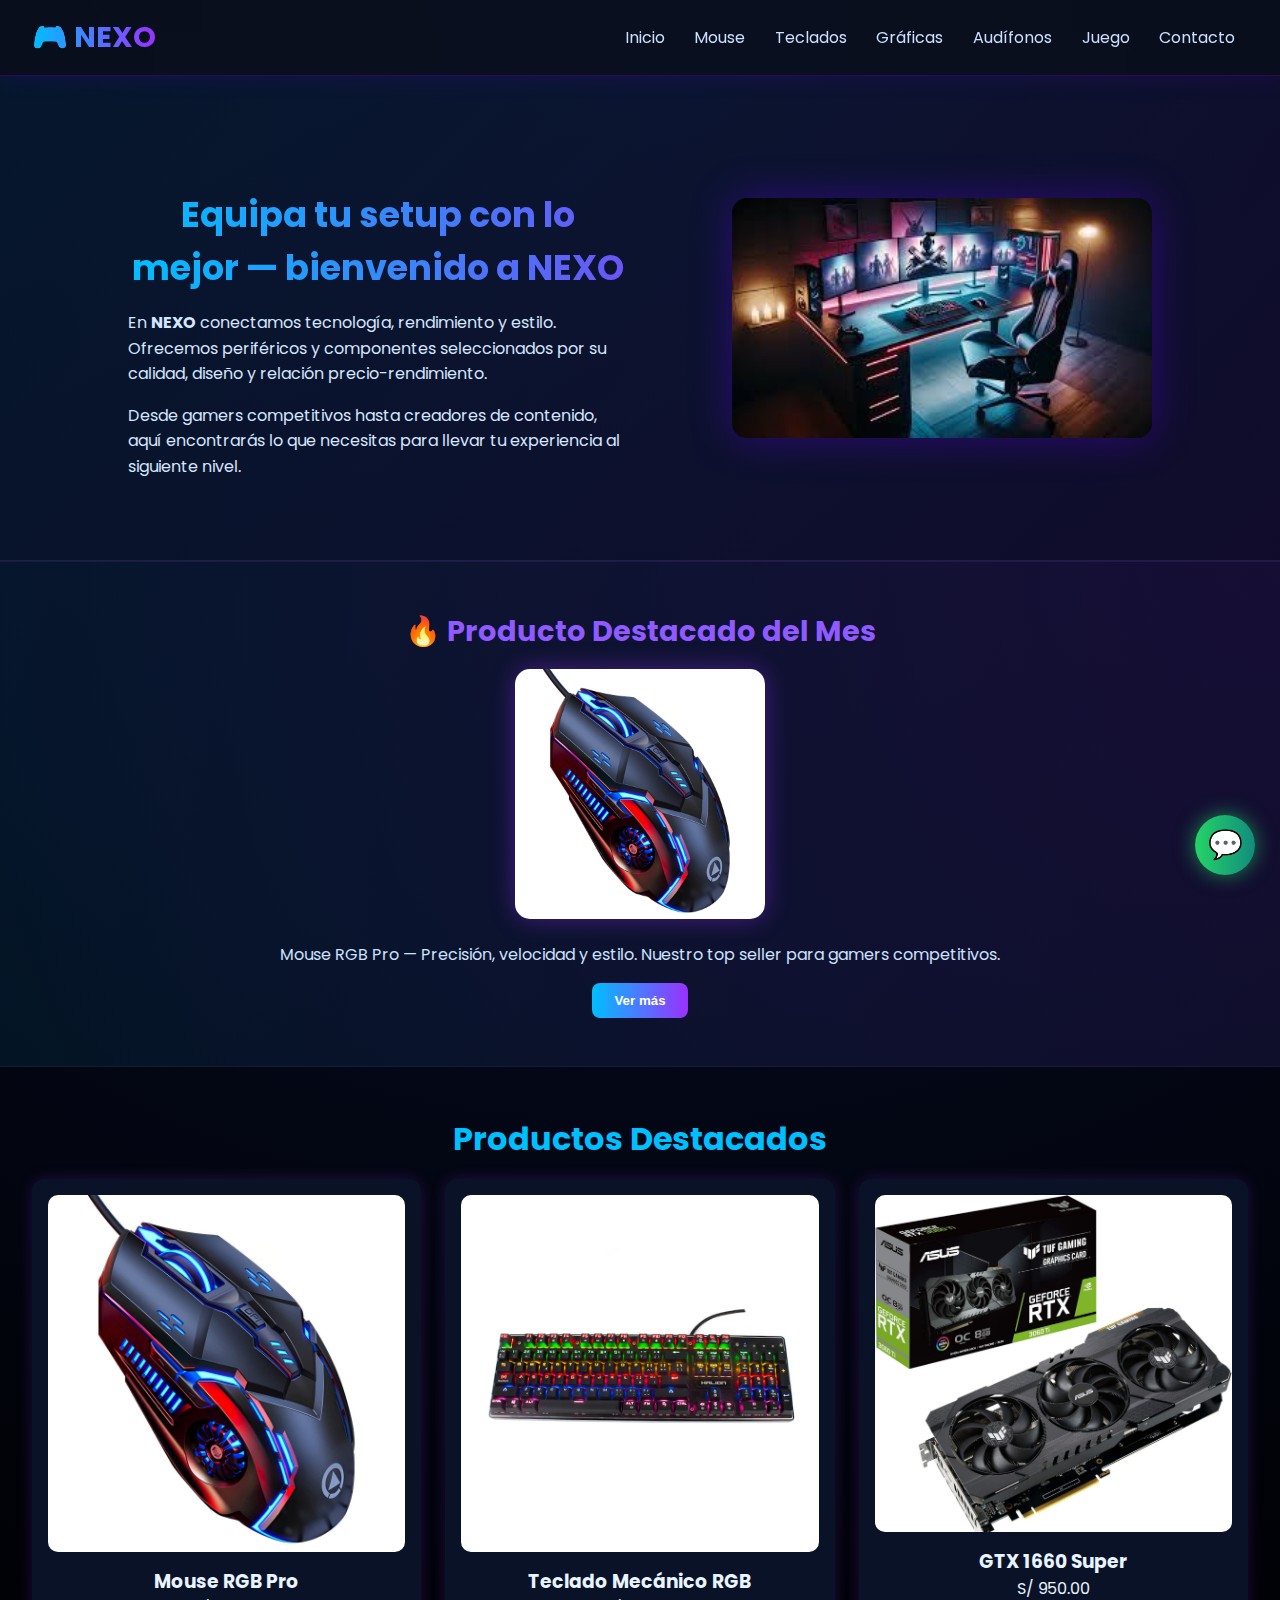
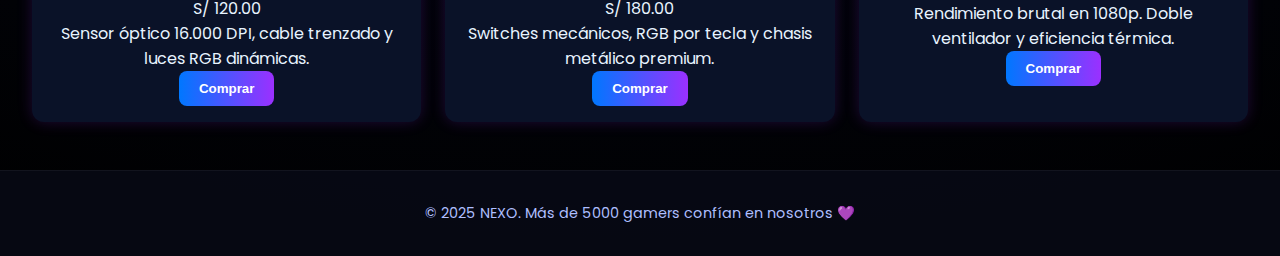
<file: index.html/index.html>
<!DOCTYPE html>
<html lang="es">
  <head>
    <meta charset="UTF-8" />
    <meta name="viewport" content="width=device-width, initial-scale=1.0" />
    <title>NEXO – Gaming Store</title>

    <!-- Fuente -->
    <link
      href="https://fonts.googleapis.com/css2?family=Poppins:wght@400;600;700&display=swap"
      rel="stylesheet"
    />

    <style>
      * {
        margin: 0;
        padding: 0;
        box-sizing: border-box;
      }
      body {
        font-family: "Poppins", sans-serif;
        background: radial-gradient(circle at top, #070b1f, #040818, #000);
        color: #e8f4ff;
        overflow-x: hidden;
        transition: background 0.6s, color 0.6s;
      }

      /* HEADER */
      header {
        background: rgba(10, 15, 30, 0.9);
        backdrop-filter: blur(12px);
        padding: 1rem 2rem;
        display: flex;
        justify-content: space-between;
        align-items: center;
        border-bottom: 1px solid rgba(120, 0, 255, 0.3);
        position: sticky;
        top: 0;
        z-index: 50;
        box-shadow: 0 0 25px rgba(100, 0, 255, 0.15);
      }
      .logo {
        font-weight: 700;
        font-size: 1.8rem;
        background: linear-gradient(90deg, #00bfff, #9b30ff, #00bfff);
        background-size: 200%;
        -webkit-background-clip: text;
        color: transparent;
        animation: auraShift 6s infinite linear;
      }
      @keyframes auraShift {
        0% { background-position: 0% 50%; }
        100% { background-position: 100% 50%; }
      }

      nav a {
        color: #cddfff;
        margin: 0 0.8rem;
        text-decoration: none;
        transition: color 0.3s, text-shadow 0.3s;
      }
      nav a:hover {
        color: #b26dff;
        text-shadow: 0 0 15px #9b30ff;
      }

      /* HERO */
      .hero {
        display: flex;
        flex-wrap: wrap;
        align-items: center;
        justify-content: space-between;
        padding: 4rem 10%;
        background: linear-gradient(135deg, rgba(0, 191, 255, 0.08), rgba(155, 48, 255, 0.08));
        border-bottom: 1px solid rgba(155, 48, 255, 0.2);
      }
      .hero img {
        width: 420px;
        border-radius: 15px;
        box-shadow: 0 0 40px rgba(100, 0, 255, 0.35);
        transition: transform 0.3s ease, box-shadow 0.3s ease;
      }
      .hero img:hover {
        transform: scale(1.05);
        box-shadow: 0 0 60px rgba(0, 191, 255, 0.4);
      }
      .hero-text {
        max-width: 500px;
        animation: fadeInUp 1.2s ease;
      }
      .hero-text h2 {
        font-size: 2.2rem;
        background: linear-gradient(90deg, #00bfff, #a020f0, #00bfff);
        -webkit-background-clip: text;
        color: transparent;
        background-size: 300%;
        animation: gradientFlow 6s infinite linear;
        margin-bottom: 1rem;
      }
      .hero-text p {
        color: #d5e6ff;
        margin-bottom: 1rem;
        line-height: 1.6;
      }

      @keyframes gradientFlow {
        0% { background-position: 0% 50%; }
        100% { background-position: 100% 50%; }
      }
      @keyframes fadeInUp {
        from { opacity: 0; transform: translateY(30px); }
        to { opacity: 1; transform: translateY(0); }
      }

      /* DESTACADO */
      .destacado {
        background: radial-gradient(circle at top right, rgba(155,48,255,0.12), rgba(0,191,255,0.08));
        padding: 3rem 10%;
        text-align: center;
        border-top: 1px solid rgba(255,255,255,0.05);
        border-bottom: 1px solid rgba(255,255,255,0.05);
      }
      .destacado h3 {
        font-size: 1.8rem;
        margin-bottom: 1rem;
        color: #8f5aff;
      }
      .destacado img {
        width: 250px;
        border-radius: 15px;
        box-shadow: 0 0 25px rgba(155, 48, 255, 0.4);
        margin-bottom: 1rem;
      }
      .destacado p {
        color: #cce2ff;
        margin-bottom: 1rem;
      }
      .btn-destacado {
        background: linear-gradient(90deg, #00bfff, #9b30ff);
        color: white;
        border: none;
        padding: 10px 22px;
        border-radius: 8px;
        font-weight: 600;
        cursor: pointer;
        transition: transform 0.3s;
      }
      .btn-destacado:hover {
        transform: scale(1.07);
        box-shadow: 0 0 20px rgba(155, 48, 255, 0.4);
      }

      /* PRODUCTOS */
      h2 {
        text-align: center;
        font-size: 2rem;
        margin: 3rem 0 1rem;
        color: #00bfff;
      }
      .grid-productos {
        display: grid;
        grid-template-columns: repeat(auto-fit, minmax(250px, 1fr));
        gap: 1.5rem;
        padding: 0 2rem 3rem;
      }
      .card {
        background: #0a1228;
        border-radius: 12px;
        padding: 1rem;
        text-align: center;
        transition: all 0.3s ease;
        box-shadow: 0 0 15px rgba(155, 48, 255, 0.2);
      }
      .card:hover {
        transform: translateY(-6px);
        box-shadow: 0 0 35px rgba(0, 191, 255, 0.45);
      }
      .card img {
        width: 100%;
        border-radius: 10px;
        margin-bottom: 0.5rem;
      }
      .btn-comprar {
        background: linear-gradient(90deg, #0077ff, #9b30ff);
        color: white;
        border: none;
        padding: 10px 20px;
        border-radius: 8px;
        font-weight: 600;
        cursor: pointer;
        transition: transform 0.3s;
      }
      .btn-comprar:hover {
        transform: scale(1.05);
        box-shadow: 0 0 20px rgba(0, 191, 255, 0.5);
      }

      /* POP-UP */
      .popup {
        position: fixed;
        bottom: 20px;
        right: 20px;
        background: #101a3a;
        border: 1px solid #9b30ff;
        border-radius: 10px;
        padding: 1rem 1.5rem;
        box-shadow: 0 0 25px rgba(155, 48, 255, 0.4);
        opacity: 0;
        pointer-events: none;
        transition: opacity 0.5s;
        z-index: 100;
      }
      .popup.visible {
        opacity: 1;
        pointer-events: all;
      }
      .popup button {
        background: linear-gradient(90deg, #00bfff, #9b30ff);
        border: none;
        color: white;
        padding: 5px 10px;
        border-radius: 5px;
        font-weight: 600;
        cursor: pointer;
        margin-left: 10px;
      }

      /* FOOTER */
      footer {
        text-align: center;
        padding: 2rem;
        font-size: 0.9rem;
        color: #aebfff;
        border-top: 1px solid rgba(255,255,255,0.05);
        background: rgba(8, 12, 25, 0.7);
      }

      /* WHATSAPP */
      .whatsapp-float {
        position: fixed;
        bottom: 25px;
        right: 25px;
        background: linear-gradient(90deg, #25D366, #128C7E);
        color: white;
        font-size: 28px;
        text-align: center;
        width: 60px;
        height: 60px;
        line-height: 60px;
        border-radius: 50%;
        box-shadow: 0 0 20px rgba(37, 211, 102, 0.6);
        transition: transform 0.2s ease, box-shadow 0.3s ease;
        z-index: 999;
        text-decoration: none;
      }
      .whatsapp-float:hover {
        transform: scale(1.1);
        box-shadow: 0 0 25px rgba(37, 211, 102, 0.9);
      }

      @media (max-width: 768px) {
        .hero { flex-direction: column; text-align: center; }
        .hero img { margin-top: 2rem; }
      }
    </style>
  </head>

  <body>
    <header>
      <div class="logo">🎮 NEXO</div>
      <nav>
        <a href="index.html">Inicio</a>
        <a href="mouse.html">Mouse</a>
        <a href="teclados.html">Teclados</a>
        <a href="graficas.html">Gráficas</a>
        <a href="audifonos.html">Audífonos</a>
        <a href="juego.html">Juego</a>
        <a href="contacto.html">Contacto</a>
      </nav>
    </header>

    <main>
      <section class="hero">
        <div class="hero-text">
          <h2>Equipa tu setup con lo mejor — bienvenido a NEXO</h2>
          <p>
            En <strong>NEXO</strong> conectamos tecnología, rendimiento y estilo.
            Ofrecemos periféricos y componentes seleccionados por su calidad,
            diseño y relación precio-rendimiento.
          </p>
          <p>
            Desde gamers competitivos hasta creadores de contenido, aquí
            encontrarás lo que necesitas para llevar tu experiencia al siguiente nivel.
          </p>
        </div>
        <img src="imagen55.jpg" alt="Setup gamer" />
      </section>

      <section class="destacado">
        <h3>🔥 Producto Destacado del Mes</h3>
        <img src="imagen3.jpg" alt="Mouse RGB Pro" />
        <p>
          Mouse RGB Pro — Precisión, velocidad y estilo. Nuestro top seller para gamers
          competitivos.
        </p>
        <button class="btn-destacado">Ver más</button>
      </section>

      <h2>Productos Destacados</h2>
      <div class="grid-productos">
        <div class="card">
          <img src="imagen3.jpg" alt="Mouse RGB Pro" />
          <h3>Mouse RGB Pro</h3>
          <p>S/ 120.00</p>
          <p>Sensor óptico 16.000 DPI, cable trenzado y luces RGB dinámicas.</p>
          <button class="btn-comprar">Comprar</button>
        </div>
        <div class="card">
          <img src="imagen11.jpg" alt="Teclado Mecánico" />
          <h3>Teclado Mecánico RGB</h3>
          <p>S/ 180.00</p>
          <p>Switches mecánicos, RGB por tecla y chasis metálico premium.</p>
          <button class="btn-comprar">Comprar</button>
        </div>
        <div class="card">
          <img src="imagen72.jpg" alt="Gráfica GTX" />
          <h3>GTX 1660 Super</h3>
          <p>S/ 950.00</p>
          <p>Rendimiento brutal en 1080p. Doble ventilador y eficiencia térmica.</p>
          <button class="btn-comprar">Comprar</button>
        </div>
      </div>
    </main>

    <footer>
      © 2025 NEXO. Más de <span id="contador">5000</span> gamers confían en nosotros 💜
    </footer>

    <div class="popup" id="popup">
      ⚡ ¡Oferta activa! <strong>Teclados RGB</strong> con 20 % de descuento.
      <button onclick="window.location='teclados.html'">Ver</button>
    </div>

    <a
      href="https://wa.me/51965304331?text=Hola%20NEXO%2C%20quiero%20mejorar%20mi%20setup%20gamer%20🔥"
      class="whatsapp-float"
      target="_blank"
      title="Chatea con NEXO por WhatsApp"
    >
      💬
    </a>

    <script>
      setTimeout(() => {
        document.getElementById("popup").classList.add("visible");
      }, 10000);

      let count = 5000;
      setInterval(() => {
        count += Math.floor(Math.random() * 5);
        document.getElementById("contador").textContent = count;
      }, 2000);
    </script>
  </body>
</html>
</file>
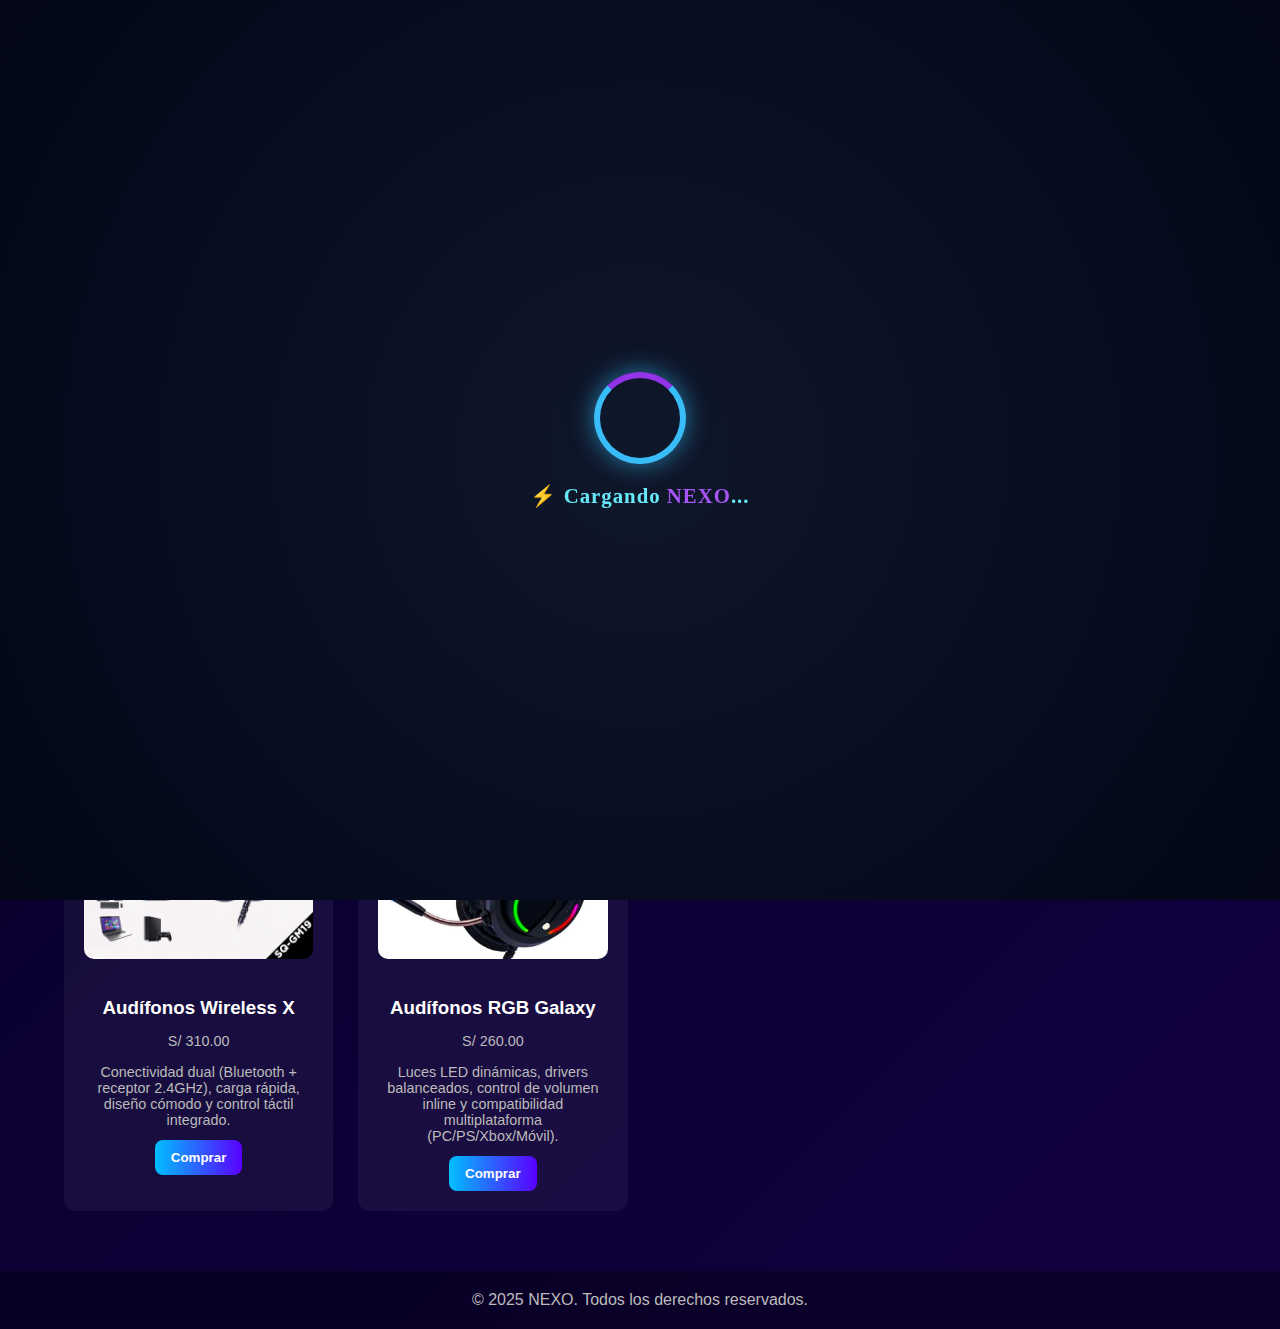
<file: index.html/audifonos.html>
<!DOCTYPE html>
<html lang="es">
  <head>
    <meta charset="utf-8" />
    <meta name="viewport" content="width=device-width, initial-scale=1" />
    <title>Audífonos - NEXO</title>
    <link rel="stylesheet" href="style.css" />
  </head>
  <body>
    <header>
      <div class="contenedor-header">
        <h1 class="logo"><span class="mando">🎮</span> NEXO</h1>

        <!-- Botón hamburguesa -->
        <button class="menu-toggle" aria-label="Abrir menú">☰</button>

        <nav class="menu">
          <a href="index.html">Inicio</a>
          <a href="mouse.html">Mouse</a>
          <a href="teclados.html">Teclados</a>
          <a href="graficas.html">Tarjetas Gráficas</a>
          <a href="audifonos.html">Audífonos</a>
          <a href="juego.html">Juego</a>
          <a href="contacto.html">Contacto</a>
        </nav>
      </div>
    </header>

    <main>
      <h2>🎧 Audífonos Gamer</h2>
      <div class="grid-productos">
        <div class="card">
          <img src="94.jpg" alt="Audífonos RGB Pro" />
          <h3>Audífonos RGB Pro</h3>
          <p class="precio">S/ 220.00</p>
          <p class="desc">
            Sonido envolvente virtual 7.1, drivers 40mm, micrófono retráctil con
            cancelación, almohadillas memory foam y luces RGB personalizables.
          </p>
          <button class="btn-comprar">Comprar</button>
        </div>

        <div class="card">
          <img src="93.webp" alt="Audífonos Inalámbricos Ultra" />
          <h3>Audífonos Inalámbricos Ultra</h3>
          <p class="precio">S/ 350.00</p>
          <p class="desc">
            Bluetooth 5.2, ANC (cancelación activa de ruido), batería hasta 25h,
            carga rápida y perfil de audio ajustable por app.
          </p>
          <button class="btn-comprar">Comprar</button>
        </div>

        <div class="card">
          <img src="96.jpg" alt="Audífonos Esports" />
          <h3>Audífonos Esports</h3>
          <p class="precio">S/ 160.00</p>
          <p class="desc">
            Diseño ligero, micrófono con cancelación de ruido, driver 30mm
            enfocado en claridad de voces y ancho de banda para comunicación en
            torneos.
          </p>
          <button class="btn-comprar">Comprar</button>
        </div>

        <div class="card">
          <img src="91.webp" alt="Audífonos Studio Pro" />
          <h3>Audífonos Studio Pro</h3>
          <p class="precio">S/ 290.00</p>
          <p class="desc">
            Drivers de 50mm con respuesta plana, gran aislamiento, cable
            desmontable y calidad para mezcla y edición de audio.
          </p>
          <button class="btn-comprar">Comprar</button>
        </div>

        <div class="card">
          <img src="92.jpg" alt="Audífonos Wireless X" />
          <h3>Audífonos Wireless X</h3>
          <p class="precio">S/ 310.00</p>
          <p class="desc">
            Conectividad dual (Bluetooth + receptor 2.4GHz), carga rápida,
            diseño cómodo y control táctil integrado.
          </p>
          <button class="btn-comprar">Comprar</button>
        </div>

        <div class="card">
          <img src="95.webp" alt="Audífonos RGB Galaxy" />
          <h3>Audífonos RGB Galaxy</h3>
          <p class="precio">S/ 260.00</p>
          <p class="desc">
            Luces LED dinámicas, drivers balanceados, control de volumen inline
            y compatibilidad multiplataforma (PC/PS/Xbox/Móvil).
          </p>
          <button class="btn-comprar">Comprar</button>
        </div>
      </div>
    </main>

    <footer>© 2025 NEXO. Todos los derechos reservados.</footer>
    <script src="script.js"></script>
  </body>
</html>
</file>
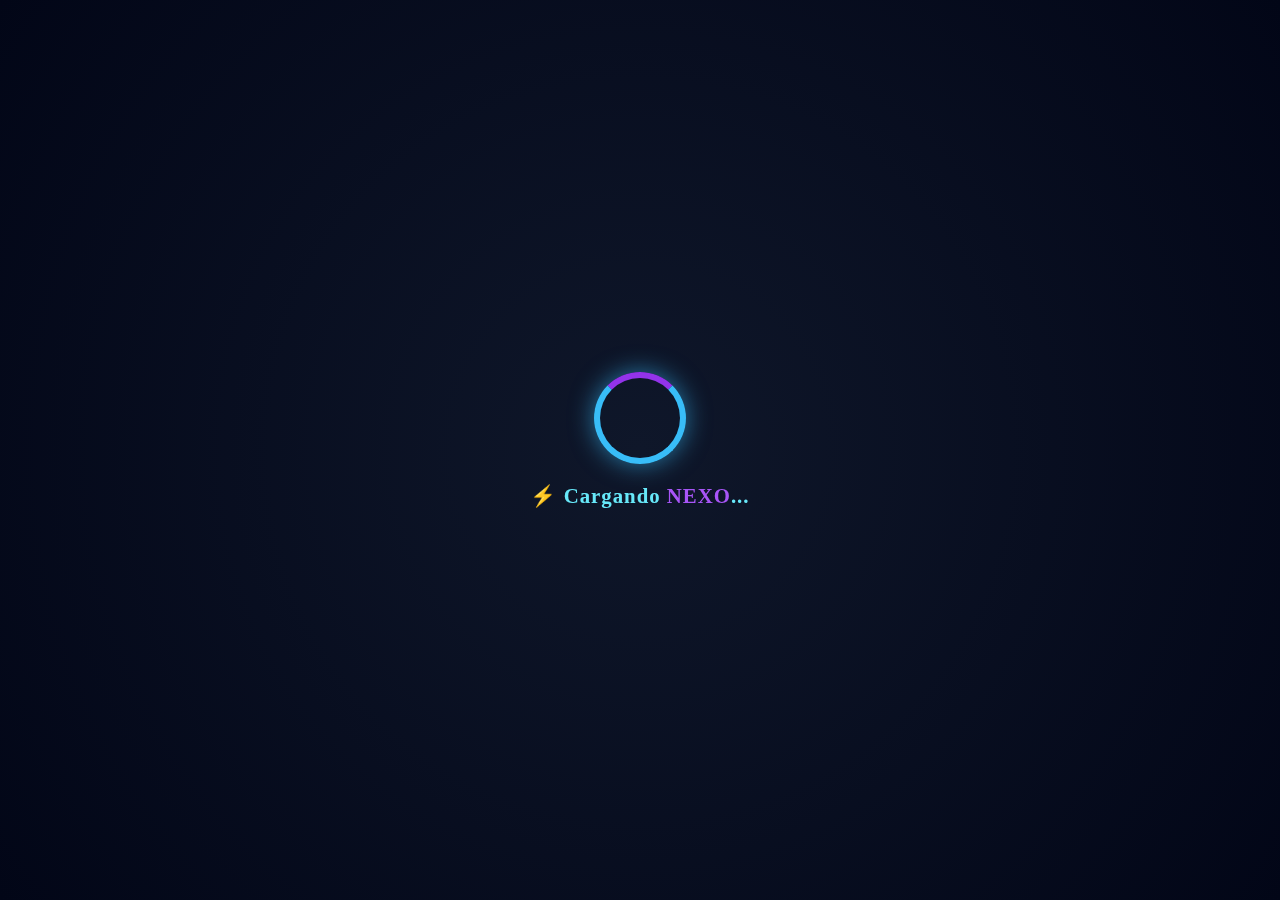
<file: index.html/contacto.html>
<!DOCTYPE html>
<html lang="es">
  <head>
    <meta charset="UTF-8" />
    <meta name="viewport" content="width=device-width, initial-scale=1.0" />
    <title>Contacto - NEXO</title>
    <link rel="stylesheet" href="style.css" />
  </head>
  <body>
    <header>
      <div class="contenedor-header">
        <h1 class="logo"><span class="mando">🎮</span> NEXO</h1>

        <!-- Botón hamburguesa -->
        <button class="menu-toggle" aria-label="Abrir menú">☰</button>

        <nav class="menu">
          <a href="index.html">Inicio</a>
          <a href="mouse.html">Mouse</a>
          <a href="teclados.html">Teclados</a>
          <a href="graficas.html">Tarjetas Gráficas</a>
          <a href="audifonos.html">Audífonos</a>
          <a href="juego.html">Juego</a>
          <a href="contacto.html">Contacto</a>
        </nav>
      </div>
    </header>

    <main>
      <h2>Contáctanos</h2>
      <div class="contact-layout">
        <div class="contact-form">
          <form>
            <input type="text" placeholder="Tu nombre" required />
            <input type="email" placeholder="Tu correo" required />
            <textarea rows="5" placeholder="Tu mensaje"></textarea>
            <button type="submit">Enviar mensaje</button>
          </form>
        </div>
        <div class="contact-map">
          <iframe
            src="https://www.google.com/maps?q=San+Isidro,+Lima,+Peru&output=embed"
            allowfullscreen
            loading="lazy"
          ></iframe>
        </div>
      </div>
    </main>

    <footer>© 2025 NEXO. Todos los derechos reservados.</footer>
    <script src="script.js"></script>
  </body>
</html>
</file>
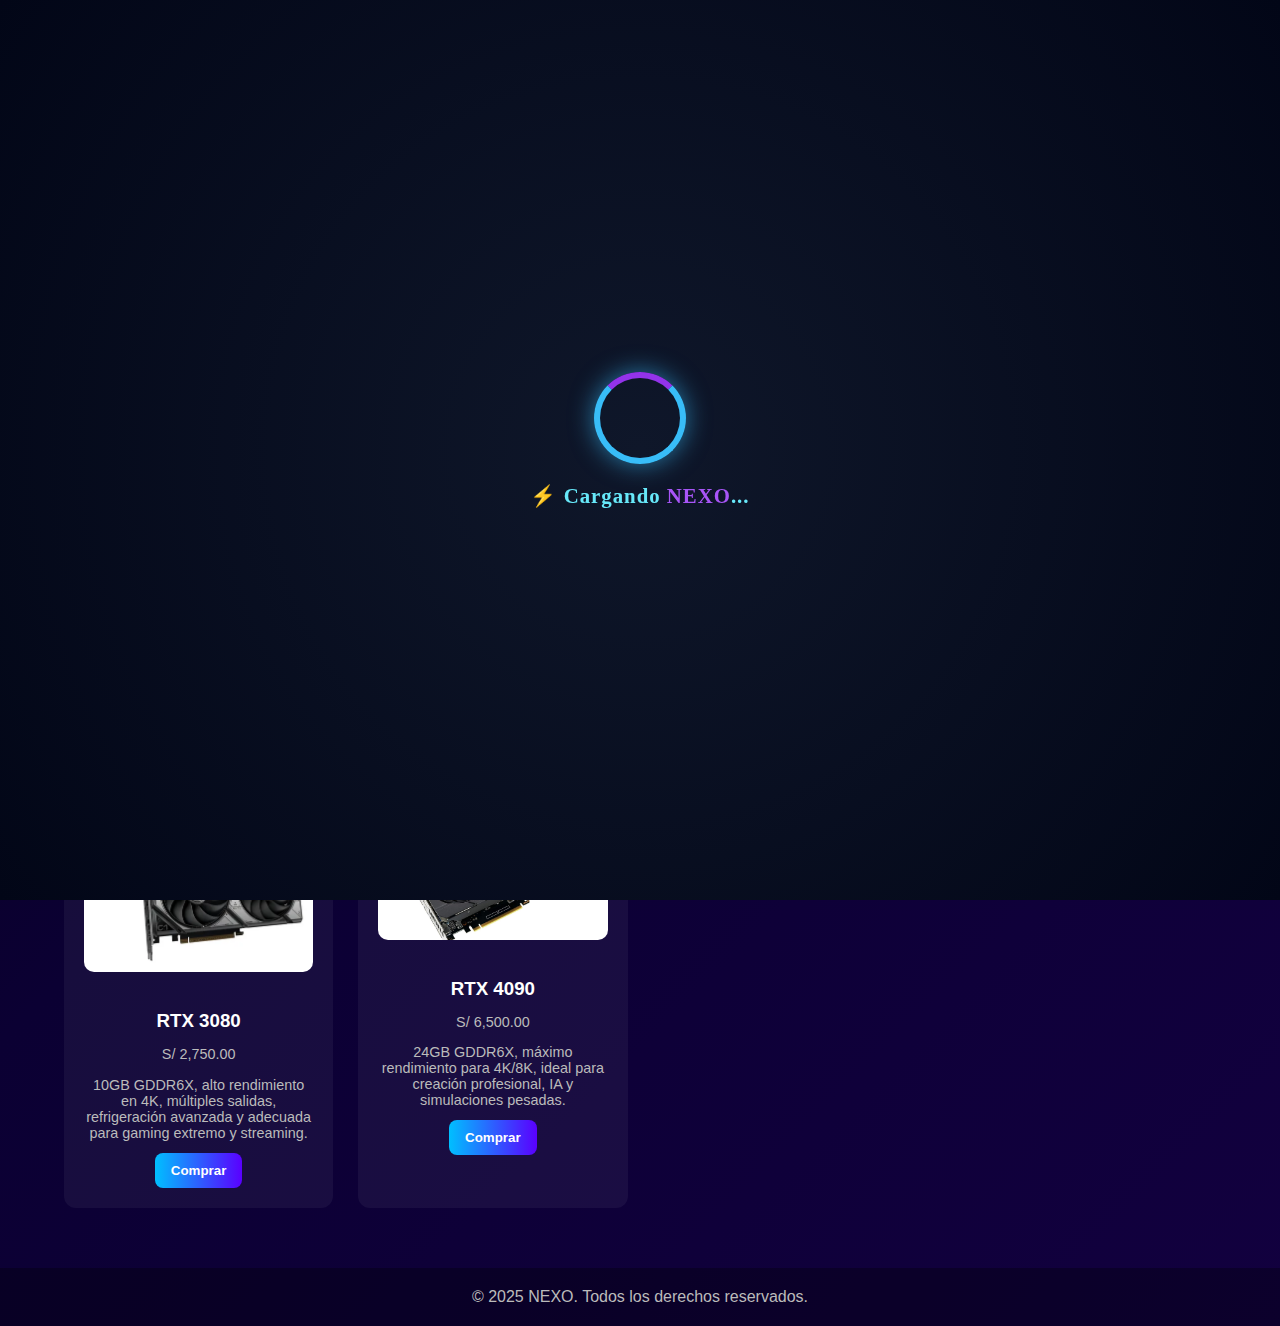
<file: index.html/graficas.html>
<!DOCTYPE html>
<html lang="es">
  <head>
    <meta charset="utf-8" />
    <meta name="viewport" content="width=device-width, initial-scale=1" />
    <title>Tarjetas Gráficas - NEXO</title>
    <link rel="stylesheet" href="style.css" />
  </head>
  <body>
    <header>
      <div class="contenedor-header">
        <h1 class="logo"><span class="mando">🎮</span> NEXO</h1>

        <!-- Botón hamburguesa -->
        <button class="menu-toggle" aria-label="Abrir menú">☰</button>

        <nav class="menu">
          <a href="index.html">Inicio</a>
          <a href="mouse.html">Mouse</a>
          <a href="teclados.html">Teclados</a>
          <a href="graficas.html">Tarjetas Gráficas</a>
          <a href="audifonos.html">Audífonos</a>
          <a href="juego.html">Juego</a>
          <a href="contacto.html">Contacto</a>
        </nav>
      </div>
    </header>

    <main>
      <h2>💠 Tarjetas Gráficas</h2>
      <div class="grid-productos">
        <div class="card">
          <img src="imagen72.jpg" alt="GTX 1660 Super" />
          <h3>GTX 1660 Super</h3>
          <p class="precio">S/ 950.00</p>
          <p class="desc">
            6GB GDDR6, bus 192-bit, frecuencia boost ~1785 MHz, refrigeración
            dual-fan, consumo moderado — ideal para 1080p alto.
          </p>
          <button class="btn-comprar">Comprar</button>
        </div>

        <div class="card">
          <img src="imagen73.jpg" alt="RTX 3060 Ti" />
          <h3>RTX 3060 Ti</h3>
          <p class="precio">S/ 1,850.00</p>
          <p class="desc">
            8GB GDDR6, soporte Ray Tracing y DLSS, frecuencia boost alta,
            salidas DisplayPort/HDMI, buena eficiencia por vatio para 1440p.
          </p>
          <button class="btn-comprar">Comprar</button>
        </div>

        <div class="card">
          <img src="imagen74.jpg" alt="RTX 4070 Super" />
          <h3>RTX 4070 Super</h3>
          <p class="precio">S/ 3,200.00</p>
          <p class="desc">
            12GB GDDR6X, trazado de rayos avanzado, excelente rendimiento en
            1440p/4K moderado, refrigeración robusta y soporte para creación de
            contenido.
          </p>
          <button class="btn-comprar">Comprar</button>
        </div>

        <div class="card">
          <img src="imagen75.jpg" alt="RX 6700 XT" />
          <h3>RX 6700 XT</h3>
          <p class="precio">S/ 1,950.00</p>
          <p class="desc">
            12GB GDDR6, arquitectura RDNA2, rendimiento sólido en 1440p y buen
            precio/prestaciones para juegos actuales.
          </p>
          <button class="btn-comprar">Comprar</button>
        </div>

        <div class="card">
          <img src="imagen76.webp" alt="RTX 3080" />
          <h3>RTX 3080</h3>
          <p class="precio">S/ 2,750.00</p>
          <p class="desc">
            10GB GDDR6X, alto rendimiento en 4K, múltiples salidas,
            refrigeración avanzada y adecuada para gaming extremo y streaming.
          </p>
          <button class="btn-comprar">Comprar</button>
        </div>

        <div class="card">
          <img src="imagen72.jpg" alt="RTX 4090" />
          <h3>RTX 4090</h3>
          <p class="precio">S/ 6,500.00</p>
          <p class="desc">
            24GB GDDR6X, máximo rendimiento para 4K/8K, ideal para creación
            profesional, IA y simulaciones pesadas.
          </p>
          <button class="btn-comprar">Comprar</button>
        </div>
      </div>
    </main>

    <footer>© 2025 NEXO. Todos los derechos reservados.</footer>
    <script src="script.js"></script>
  </body>
</html>
</file>
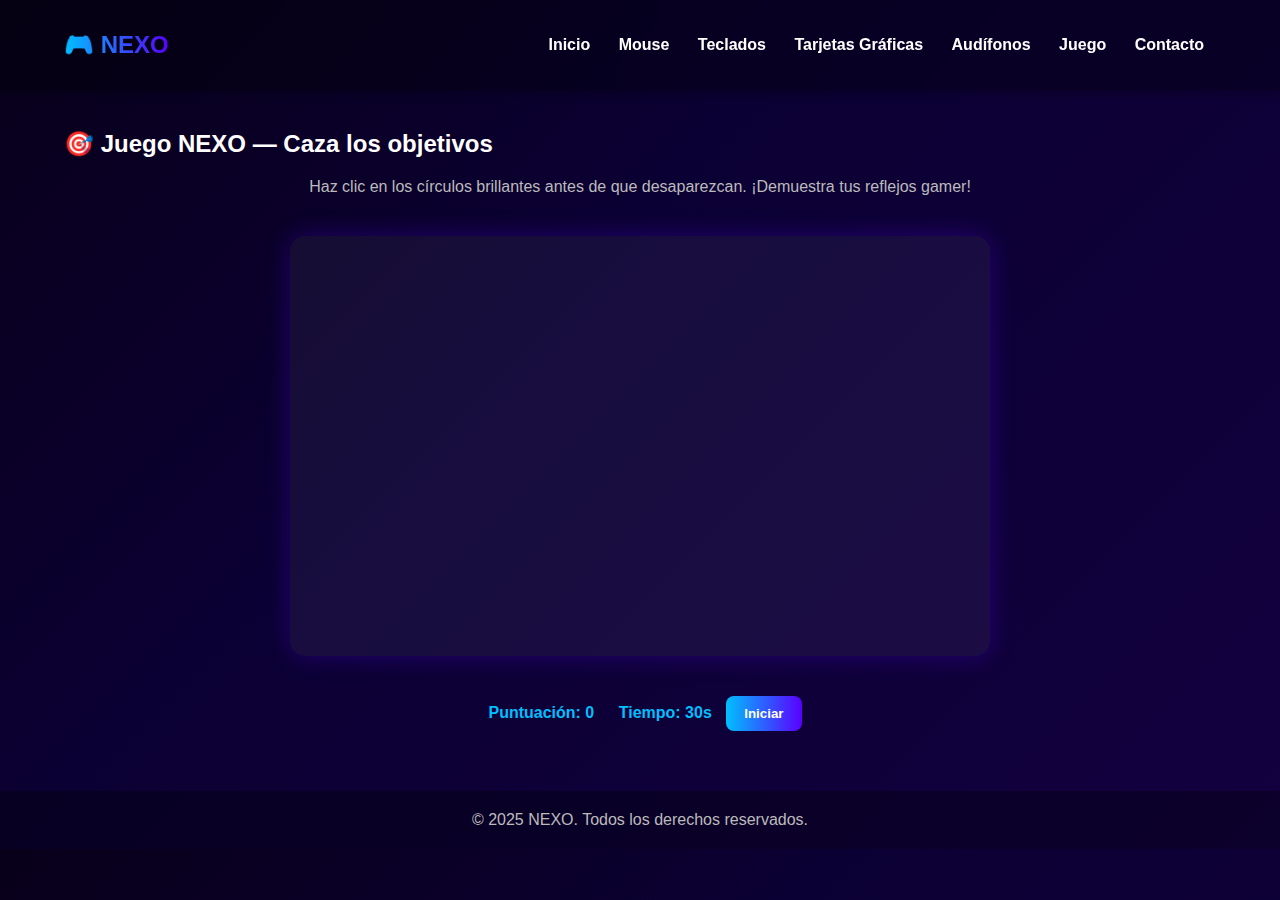
<file: index.html/juego.html>
<!DOCTYPE html>
<html lang="es">
  <head>
    <meta charset="UTF-8" />
    <meta name="viewport" content="width=device-width, initial-scale=1.0" />
    <title>Juego - NEXO</title>
    <link rel="stylesheet" href="style.css" />
    <style>
      .game-container {
        position: relative;
        width: 90%;
        max-width: 700px;
        height: 420px;
        margin: 40px auto;
        background: rgba(255, 255, 255, 0.05);
        border-radius: 15px;
        overflow: hidden;
        cursor: crosshair;
        box-shadow: 0 0 25px rgba(90, 0, 255, 0.3);
      }
      .target {
        position: absolute;
        width: 45px;
        height: 45px;
        border-radius: 50%;
        background: radial-gradient(circle, #5a00ff, #00bfff);
        box-shadow: 0 0 20px rgba(0, 191, 255, 0.6);
        cursor: pointer;
        transition: transform 0.1s;
      }
      .hud {
        text-align: center;
        margin-top: 15px;
      }
      .hud span {
        font-weight: bold;
        color: var(--accent-2);
        margin: 0 10px;
      }
      #startGame {
        background: linear-gradient(90deg, var(--accent-2), var(--accent-1));
        border: none;
        padding: 10px 18px;
        border-radius: 8px;
        color: #fff;
        cursor: pointer;
        font-weight: 600;
      }
    </style>
  </head>
  <body>
    <header>
      <div class="contenedor-header">
        <h1 class="logo"><span class="mando">🎮</span> NEXO</h1>

        <!-- Botón hamburguesa -->
        <button class="menu-toggle" aria-label="Abrir menú">☰</button>

        <nav class="menu">
          <a href="index.html">Inicio</a>
          <a href="mouse.html">Mouse</a>
          <a href="teclados.html">Teclados</a>
          <a href="graficas.html">Tarjetas Gráficas</a>
          <a href="audifonos.html">Audífonos</a>
          <a href="juego.html">Juego</a>
          <a href="contacto.html">Contacto</a>
        </nav>
      </div>
    </header>

    <main>
      <h2>🎯 Juego NEXO — Caza los objetivos</h2>
      <p style="text-align: center; color: var(--text-muted)">
        Haz clic en los círculos brillantes antes de que desaparezcan.
        ¡Demuestra tus reflejos gamer!
      </p>

      <div class="game-container" id="gameContainer"></div>

      <div class="hud">
        <span>Puntuación: <strong id="score">0</strong></span>
        <span>Tiempo: <strong id="time">30</strong>s</span>
        <button id="startGame">Iniciar</button>
      </div>
    </main>

    <footer>© 2025 NEXO. Todos los derechos reservados.</footer>

    <script>
      const gameContainer = document.getElementById("gameContainer");
      const scoreEl = document.getElementById("score");
      const timeEl = document.getElementById("time");
      const startBtn = document.getElementById("startGame");
      let score = 0,
        time = 30,
        playing = false,
        timer,
        spawn;

      function spawnTarget() {
        const target = document.createElement("div");
        target.classList.add("target");
        const x = Math.random() * (gameContainer.clientWidth - 50);
        const y = Math.random() * (gameContainer.clientHeight - 50);
        target.style.left = x + "px";
        target.style.top = y + "px";
        gameContainer.appendChild(target);

        target.addEventListener("click", () => {
          score++;
          scoreEl.textContent = score;
          target.remove();
        });

        setTimeout(() => target.remove(), 1000 + Math.random() * 500);
      }

      startBtn.addEventListener("click", () => {
        if (playing) return;
        playing = true;
        score = 0;
        time = 30;
        scoreEl.textContent = score;
        timeEl.textContent = time;
        gameContainer.innerHTML = "";
        spawn = setInterval(spawnTarget, 600);
        timer = setInterval(() => {
          time--;
          timeEl.textContent = time;
          if (time <= 0) {
            clearInterval(spawn);
            clearInterval(timer);
            playing = false;
            alert("🎮 Juego terminado. Puntuación: " + score);
          }
        }, 1000);
      });
    </script>
  </body>
</html>
</file>
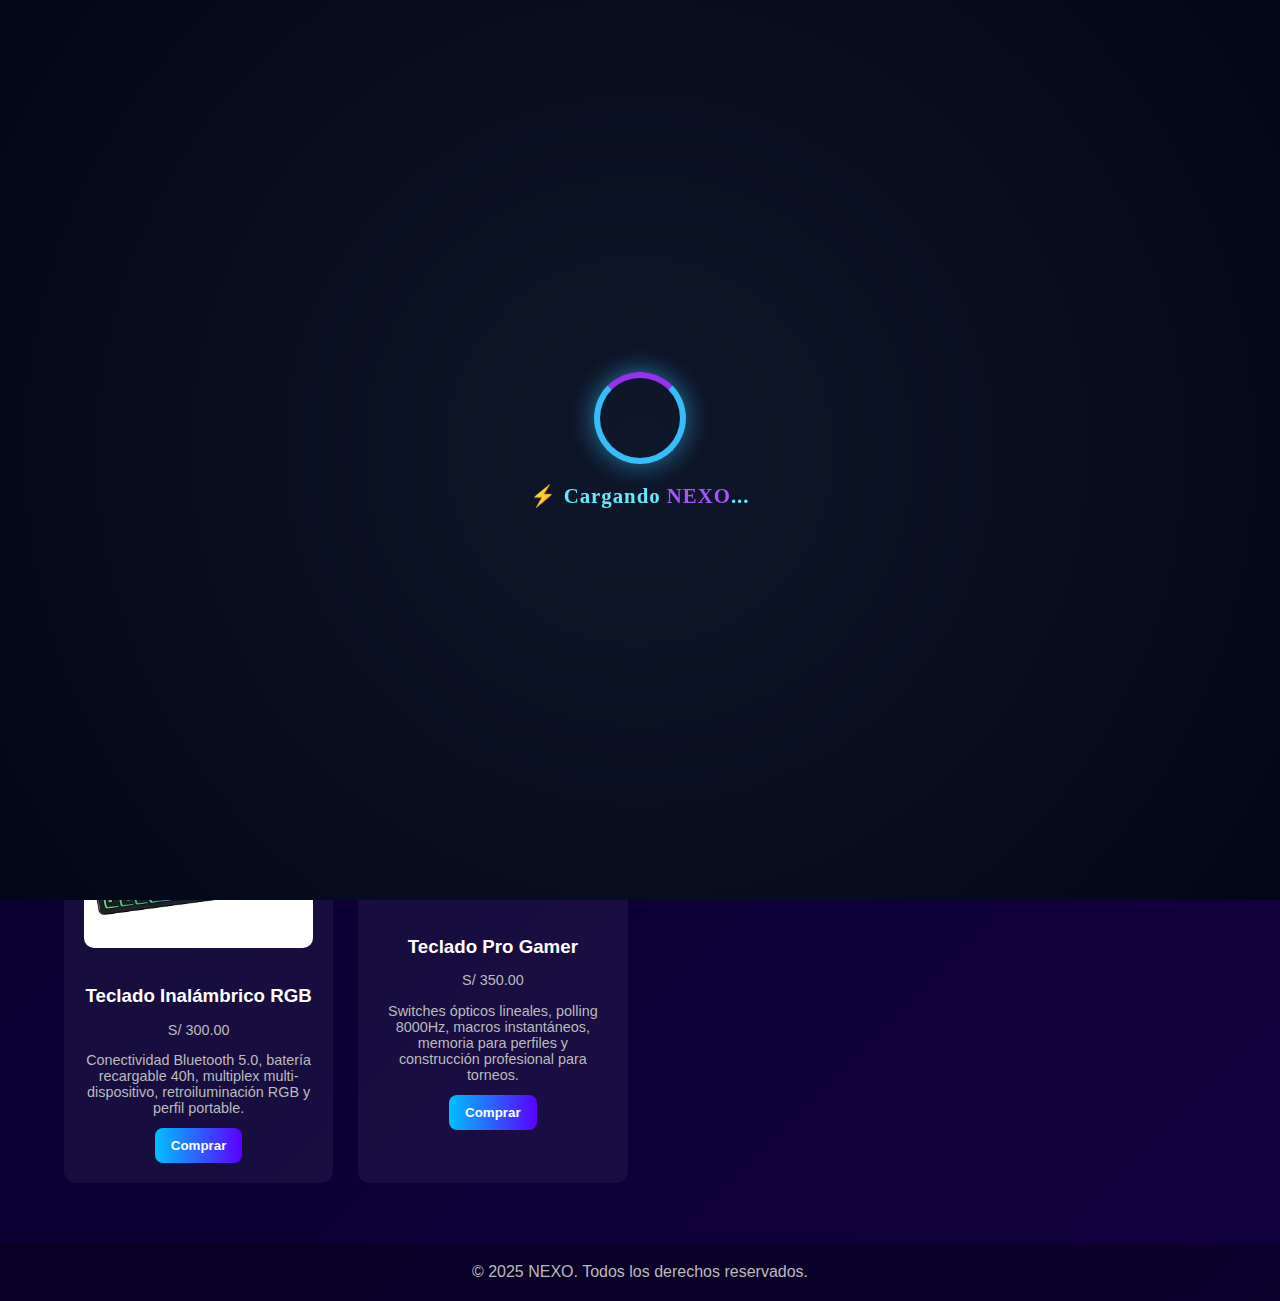
<file: index.html/teclados.html>
<!DOCTYPE html>
<html lang="es">
  <head>
    <meta charset="utf-8" />
    <meta name="viewport" content="width=device-width, initial-scale=1" />
    <title>Teclados - NEXO</title>
    <link rel="stylesheet" href="style.css" />
  </head>
  <body>
    <header>
      <div class="contenedor-header">
        <h1 class="logo"><span class="mando">🎮</span> NEXO</h1>

        <!-- Botón hamburguesa -->
        <button class="menu-toggle" aria-label="Abrir menú">☰</button>

        <nav class="menu">
          <a href="index.html">Inicio</a>
          <a href="mouse.html">Mouse</a>
          <a href="teclados.html">Teclados</a>
          <a href="graficas.html">Tarjetas Gráficas</a>
          <a href="audifonos.html">Audífonos</a>
          <a href="juego.html">Juego</a>
          <a href="contacto.html">Contacto</a>
        </nav>
      </div>
    </header>

    <main>
      <h2>⌨️ Teclados Gamer</h2>
      <div class="grid-productos">
        <div class="card">
          <img src="imagen5.jpg" alt="Teclado Mecánico RGB" />
          <h3>Teclado Mecánico RGB</h3>
          <p class="precio">S/ 180.00</p>
          <p class="desc">
            Switches mecánicos táctiles (Outemu/Cherry opcional), iluminación
            RGB por tecla, anti-ghosting 104 teclas, reposamuñecas extraíble, K
            rollover completo.
          </p>
          <button class="btn-comprar">Comprar</button>
        </div>

        <div class="card">
          <img src="imagen1.jpg" alt="Teclado Compacto 60%" />
          <h3>Teclado Compacto 60%</h3>
          <p class="precio">S/ 220.00</p>
          <p class="desc">
            Formato 60% (sin pad numérico), keycaps PBT, cable USB-C
            desmontable, retroiluminación RGB y teclas programables vía
            firmware.
          </p>
          <button class="btn-comprar">Comprar</button>
        </div>

        <div class="card">
          <img src="imagen11.jpg" alt="Teclado Híbrido" />
          <h3>Teclado Híbrido</h3>
          <p class="precio">S/ 140.00</p>
          <p class="desc">
            Membrana reforzada con sensación táctil, retroiluminación RGB,
            diseño resistente a salpicaduras y reposamuñecas incluido.
          </p>
          <button class="btn-comprar">Comprar</button>
        </div>

        <div class="card">
          <img src="imagen12.jpg" alt="Teclado Low Profile" />
          <h3>Teclado Low Profile</h3>
          <p class="precio">S/ 250.00</p>
          <p class="desc">
            Switches de perfil bajo para respuestas rápidas, chasis de aluminio,
            teclas silenciosas y diseño ultra delgado.
          </p>
          <button class="btn-comprar">Comprar</button>
        </div>

        <div class="card">
          <img src="45.jpg" alt="Teclado Inalámbrico RGB" />
          <h3>Teclado Inalámbrico RGB</h3>
          <p class="precio">S/ 300.00</p>
          <p class="desc">
            Conectividad Bluetooth 5.0, batería recargable 40h, multiplex
            multi-dispositivo, retroiluminación RGB y perfil portable.
          </p>
          <button class="btn-comprar">Comprar</button>
        </div>

        <div class="card">
          <img src="44.jpg" alt="Teclado Pro Gamer" />
          <h3>Teclado Pro Gamer</h3>
          <p class="precio">S/ 350.00</p>
          <p class="desc">
            Switches ópticos lineales, polling 8000Hz, macros instantáneos,
            memoria para perfiles y construcción profesional para torneos.
          </p>
          <button class="btn-comprar">Comprar</button>
        </div>
      </div>
    </main>

    <footer>© 2025 NEXO. Todos los derechos reservados.</footer>
    <script src="script.js"></script>
  </body>
</html>
</file>
<file: index.html/style.css>
:root {
  --accent-1: #5a00ff;
  --accent-2: #00bfff;
  --bg-gradient: linear-gradient(135deg, #08001a, #0b0033 40%, #12003f);
  --text-light: #ffffff;
  --text-muted: #bbbbbb;
  --card-bg: rgba(255, 255, 255, 0.05);
}

body {
  margin: 0;
  font-family: "Poppins", sans-serif;
  background: var(--bg-gradient);
  color: var(--text-light);
}

header {
  background: rgba(0, 0, 0, 0.3);
  backdrop-filter: blur(10px);
  padding: 15px 0;
  box-shadow: 0 2px 10px rgba(0, 0, 0, 0.3);
}

.contenedor-header {
  width: 90%;
  margin: auto;
  display: flex;
  justify-content: space-between;
  align-items: center;
}

.logo {
  font-size: 1.5em;
  font-weight: 700;
  background: linear-gradient(90deg, var(--accent-2), var(--accent-1));
  -webkit-background-clip: text;
  -webkit-text-fill-color: transparent;
}

nav a {
  color: var(--text-light);
  margin: 0 12px;
  text-decoration: none;
  font-weight: 600;
  transition: color 0.3s;
}
nav a:hover {
  color: var(--accent-2);
}

/* active link */
nav a.activo {
  color: var(--accent-2);
  text-shadow: 0 0 12px rgba(0, 191, 255, 0.12);
}

main {
  width: 90%;
  max-width: 1200px;
  margin: 40px auto;
}

.hero {
  display: flex;
  flex-wrap: wrap;
  justify-content: space-between;
  align-items: center;
  margin-bottom: 60px;
}
.hero-text {
  flex: 1 1 45%;
}
.hero-text h2 {
  font-size: 2.2em;
  background: linear-gradient(90deg, var(--accent-2), var(--accent-1));
  -webkit-background-clip: text;
  -webkit-text-fill-color: transparent;
}
.hero img {
  flex: 1 1 45%;
  max-width: 100%;
  border-radius: 15px;
  box-shadow: 0 0 20px rgba(0, 0, 0, 0.4);
}

.grid-productos {
  display: grid;
  grid-template-columns: repeat(auto-fit, minmax(250px, 1fr));
  gap: 25px;
}

.card {
  background: var(--card-bg);
  border-radius: 12px;
  padding: 20px;
  text-align: center;
  transition: transform 0.3s, box-shadow 0.3s;
}
.card:hover {
  transform: translateY(-5px);
  box-shadow: 0 0 20px rgba(0, 191, 255, 0.3);
}
.card img {
  width: 100%;
  border-radius: 10px;
  margin-bottom: 15px;
}
.card h3 {
  margin-bottom: 8px;
}
.card p {
  color: var(--text-muted);
  font-size: 0.9em;
  margin-bottom: 12px;
}

.btn-comprar {
  background: linear-gradient(90deg, var(--accent-2), var(--accent-1));
  color: #fff;
  border: none;
  padding: 10px 16px;
  border-radius: 8px;
  cursor: pointer;
  font-weight: 600;
  transition: transform 0.2s, box-shadow 0.2s;
}
.btn-comprar:hover {
  transform: scale(1.05);
  box-shadow: 0 0 15px rgba(0, 191, 255, 0.5);
}

/* footer */
footer {
  text-align: center;
  padding: 20px;
  color: var(--text-muted);
  background: rgba(0, 0, 0, 0.3);
  margin-top: 60px;
}

/* Contacto */
.contact-layout {
  display: grid;
  grid-template-columns: 1fr 1fr;
  gap: 30px;
}
.contact-form {
  background: var(--card-bg);
  padding: 20px;
  border-radius: 10px;
}
.contact-form input,
.contact-form textarea {
  width: 100%;
  padding: 10px;
  border-radius: 6px;
  border: none;
  background: rgba(255, 255, 255, 0.08);
  color: #fff;
  margin-bottom: 12px;
}
.contact-form button {
  background: linear-gradient(90deg, var(--accent-2), var(--accent-1));
  border: none;
  padding: 10px 18px;
  border-radius: 6px;
  color: #fff;
  font-weight: 600;
  cursor: pointer;
}
.contact-map iframe {
  border-radius: 10px;
  width: 100%;
  height: 360px;
}

/* pequeño aviso para compras (sin carrito) */
.purchase-note {
  display: inline-block;
  margin-left: 8px;
  color: var(--text-muted);
  font-size: 0.85em;
}

/* Game specific */
.game-container {
  position: relative;
  width: 90%;
  max-width: 700px;
  height: 420px;
  margin: 40px auto;
  background: rgba(255, 255, 255, 0.03);
  border-radius: 15px;
  overflow: hidden;
  cursor: crosshair;
  box-shadow: 0 0 25px rgba(90, 0, 255, 0.18);
}
.game-target {
  position: absolute;
  width: 48px;
  height: 48px;
  border-radius: 50%;
  background: radial-gradient(circle, var(--accent-1), var(--accent-2));
  box-shadow: 0 0 20px rgba(90, 0, 255, 0.45);
  cursor: pointer;
  transition: transform 0.08s;
}

/* responsive */
@media (max-width: 900px) {
  .contact-layout {
    grid-template-columns: 1fr;
  }
  .hero img {
    width: 100%;
    margin-top: 20px;
  }
}
/* ==== MENÚ HAMBURGUESA ==== */

.menu-toggle {
  display: none;
  background: none;
  border: 2px solid var(--accent-2);
  color: var(--accent-2);
  font-size: 1.5em;
  border-radius: 8px;
  padding: 4px 10px;
  cursor: pointer;
}

@media (max-width: 850px) {
  .menu-toggle {
    display: block;
  }

  nav.menu {
    position: absolute;
    top: 70px;
    right: 5%;
    background: rgba(0, 0, 0, 0.9);
    border: 1px solid rgba(255, 255, 255, 0.1);
    border-radius: 12px;
    flex-direction: column;
    align-items: center;
    width: 200px;
    display: none;
    padding: 15px 0;
    z-index: 1000;
  }

  nav.menu a {
    display: block;
    margin: 8px 0;
    color: var(--text-light);
  }

  nav.menu.activo {
    display: flex;
    animation: fadeIn 0.3s ease;
  }

  @keyframes fadeIn {
    from {
      opacity: 0;
      transform: translateY(-10px);
    }
    to {
      opacity: 1;
      transform: translateY(0);
    }
  }
}
</file>
